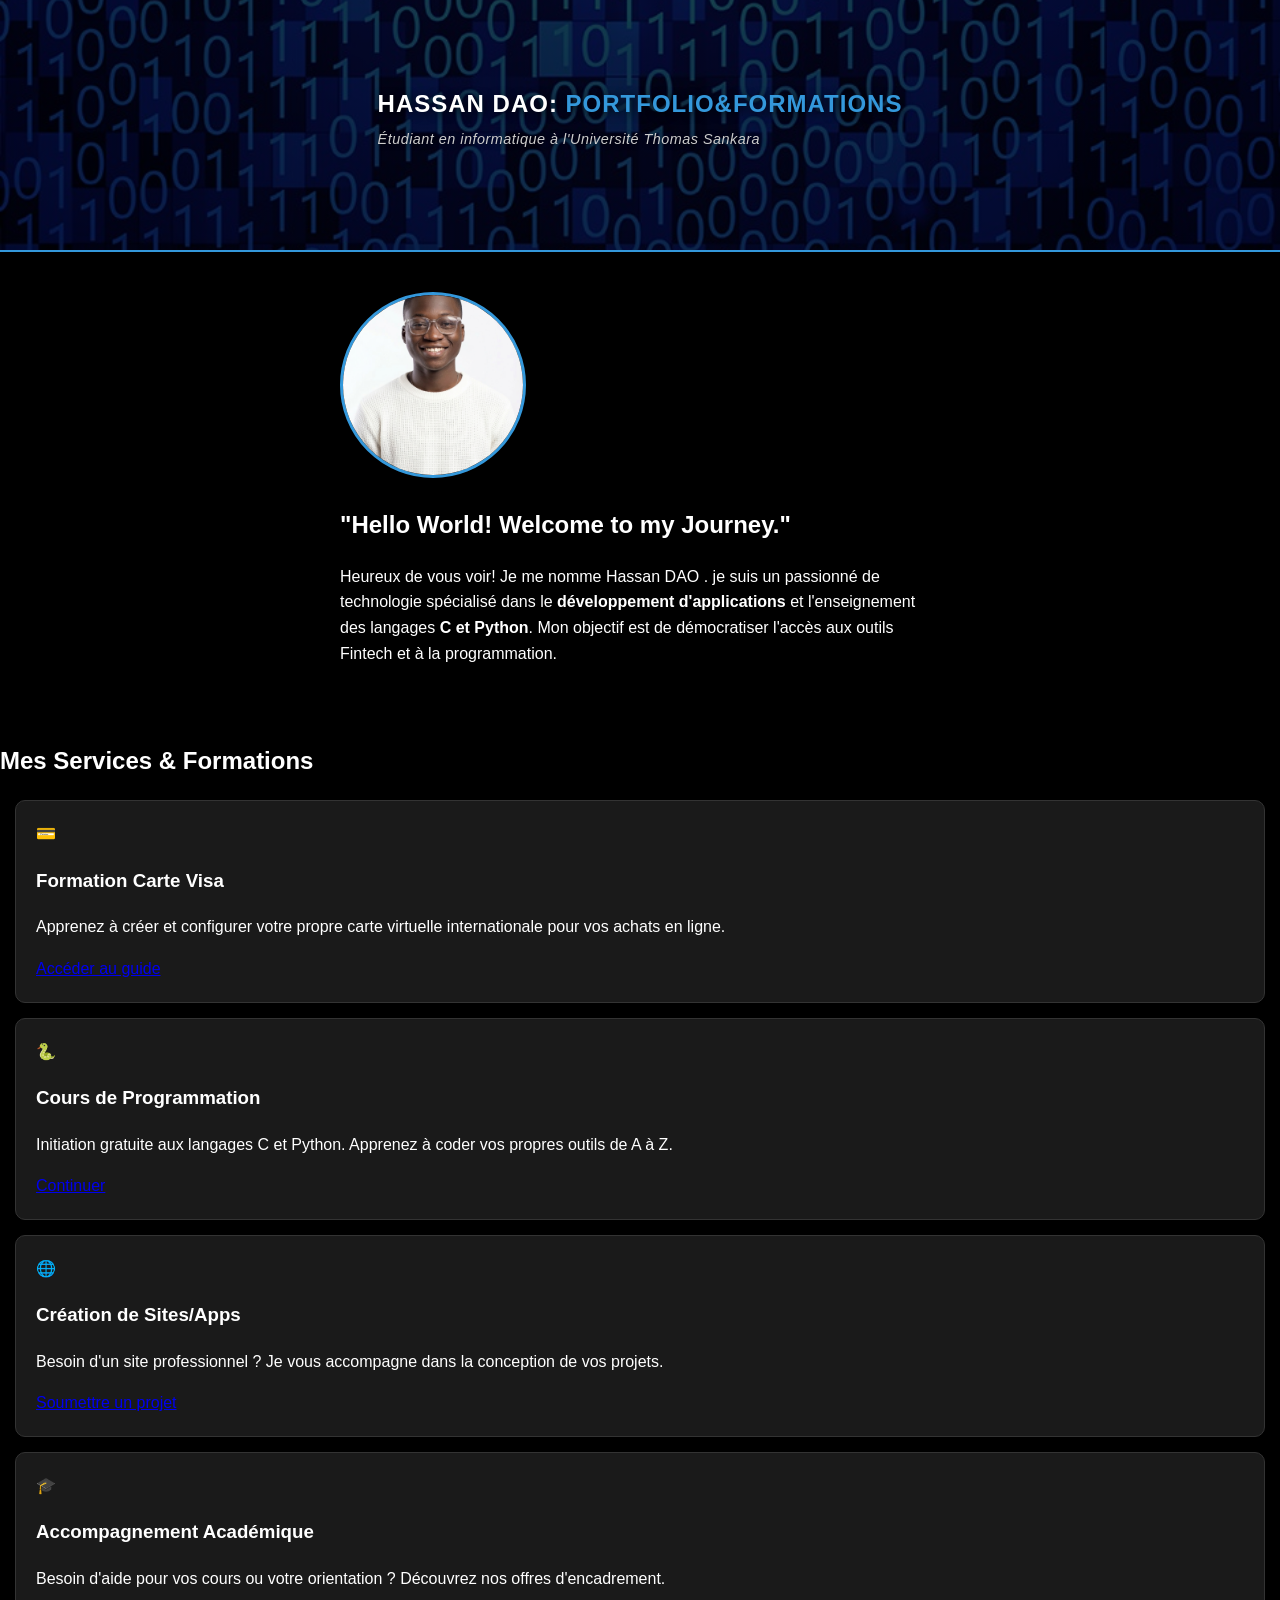
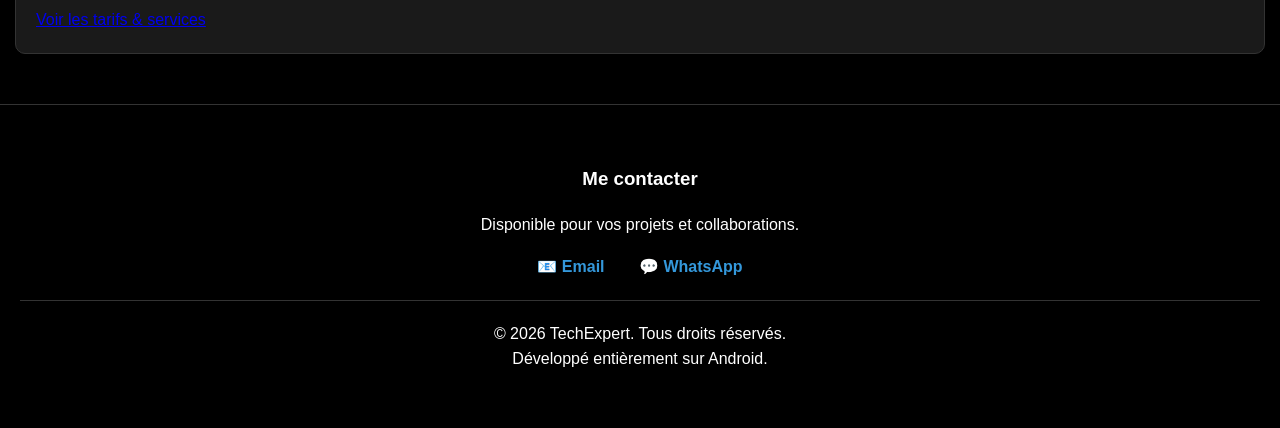
<file: index.html>
<!DOCTYPE html>
<html lang="fr">
<head>
    <meta name="google-site-verification" content="39yCMxTrLnyVeOtE-nFpCDTh8u7bzFCgMTfmDTuhnIQ" />
    <title>Expert Informatique & Encadrement Scolaire | Ouagadougou - UTS</title>

    <meta name="description" content="Services d'encadrement scolaire (6ème à Tle) et universitaire (L1 MPCI) à Ouagadougou, UTS et SIAO. Création d'applications et cours de programmation.">

    <meta name="keywords" content="Ouagadougou, UTS, SIAO, Encadrement, L1 MPCI, Mathématiques, Python, Burkina Faso">
    
    <meta charset="UTF-8">
    <meta name="viewport" content="width=device-width, initial-scale=1.0">
    <title>Hassan DAO | Portfolio & Formations</title>
    <link rel="stylesheet" href="css/style.css">
</head>
<body>

    <header>
        <nav>
            <div class="logo"> HASSAN DAO: <span> Portfolio&Formations</span></div>
              <p class="university-tag">Étudiant en informatique à l'Université Thomas Sankara</p>
        </nav>
    </header>
    <main>
        <section class="about-section">
            <div class="container">
                <img src="photo.jpg" alt="Ma Photo de Profil" class="profile-pic">
                
                <div class="bio-text">
                    <h2>"Hello World! Welcome to my Journey."</h2>
                    <p>
                        Heureux de vous voir! Je me nomme Hassan DAO . je suis un passionné de technologie spécialisé dans le 
                        <strong>développement d'applications</strong> et l'enseignement des langages 
                        <strong>C et Python</strong>. Mon objectif est de démocratiser l'accès aux outils 
                        Fintech et à la programmation.
                    </p>
                </div>
            </div>
        </section>

        <section id="services" class="container">
            <h2 class="section-title">Mes Services & Formations</h2>
            
            <div class="services-grid">
                <article class="card">
                    <div class="card-icon">💳</div>
                    <h3>Formation Carte Visa</h3>
                    <p>Apprenez à créer et configurer votre propre carte virtuelle internationale pour vos achats en ligne.</p>
                    <a href="cours/visa-virtuelle.html" class="btn">Accéder au guide</a>
                </article>

                <article class="card">
                    <div class="card-icon">🐍</div>
                    <h3>Cours de Programmation</h3>
                    <p>Initiation gratuite aux langages C et Python. Apprenez à coder vos propres outils de A à Z.</p>
                    <a href="cours/programmation.html" class="btn">Continuer</a>
                </article>

                <article class="card">
                  <div class="card-icon">🌐</div>
                  <h3>Création de Sites/Apps</h3>
                  <p>Besoin d'un site professionnel ? Je vous accompagne dans la conception de vos projets.</p>
                   <a href="cours/demande-app.html" class="btn">Soumettre un projet</a>
                 </article>
         <article class="card">
            <div class="card-icon">🎓</div>
            <h3>Accompagnement Académique</h3>
            <p>Besoin d'aide pour vos cours ou votre orientation ? Découvrez nos offres d'encadrement.</p>
            <a href="cours/services-payants.html" class="btn">Voir les tarifs & services</a>
</article>

            </div>
        </section>
    </main>

    <footer>
        <div class="container">
            <h3>Me contacter</h3>
            <p>Disponible pour vos projets et collaborations.</p>
            
            <div class="contact-links">
                <a href="mailto:daohassan98@gmail.com" class="contact-item">📧 Email</a>
                <a href="https://wa.me/22579565227" class="contact-item">💬 WhatsApp</a>
            </div>

            <hr style="border: 0; border-top: 1px solid #333; margin: 20px 0;">
            
            <p class="copyright">
                &copy; 2026 TechExpert. Tous droits réservés. 
                <br>Développé entièrement sur Android.
            </p>
        </div>
    </footer>

    <script src="js/script.js"></script>
</body>
</html>
</file>
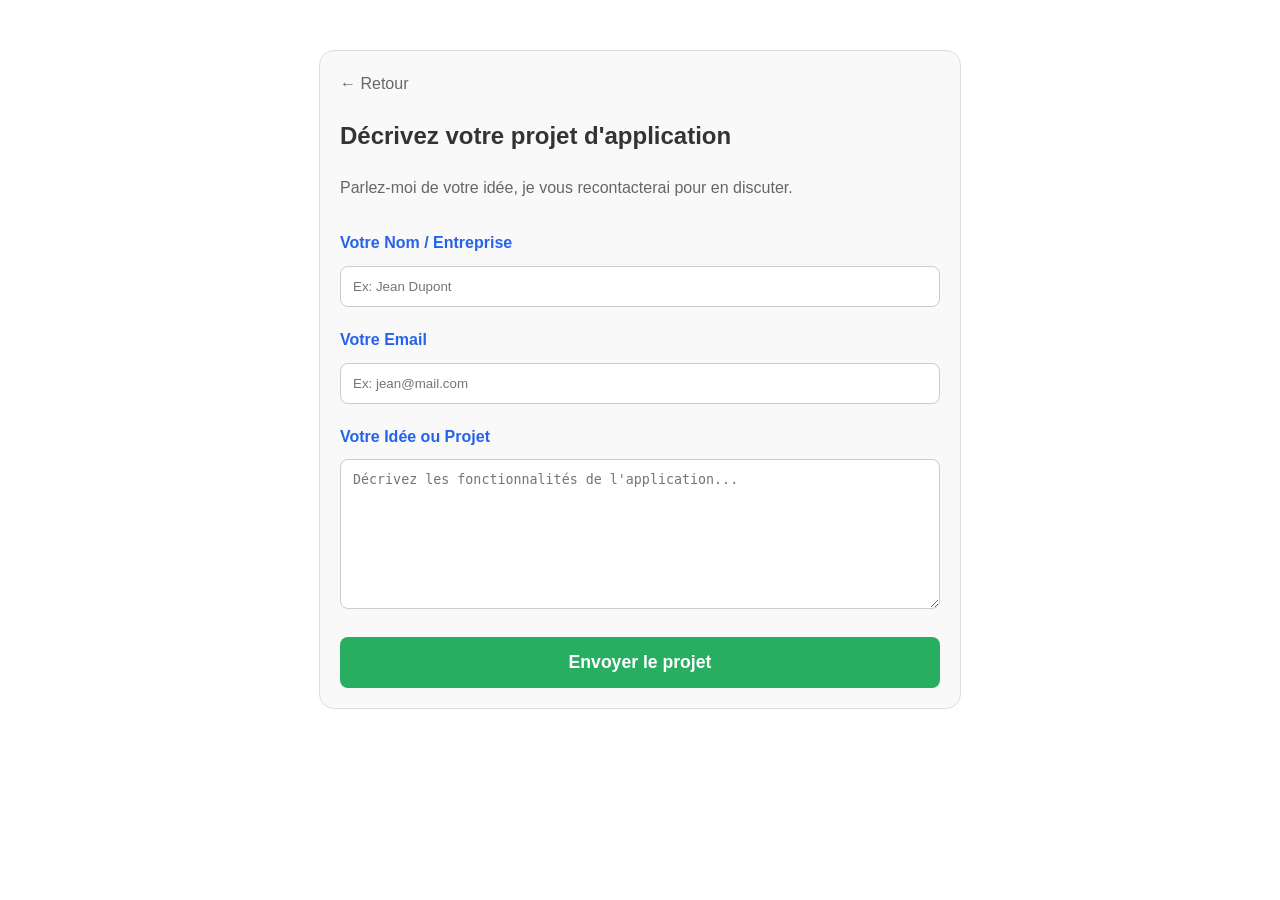
<file: cours/demande-app.html>
<!DOCTYPE html>
<html lang="fr">
<head>
    <meta charset="UTF-8">
    <meta name="viewport" content="width=device-width, initial-scale=1.0">
    <title>Proposer un Projet | TechExpert</title>
    <link rel="stylesheet" href="../css/style.css">
    <style>
        /* On garde la même structure mais on inverse les couleurs */
        body { 
            background-color: #ffffff !important; 
            color: #333 !important; 
        }
        
        .form-container {
            max-width: 600px;
            margin: 50px auto;
            padding: 20px;
            background: #f9f9f9; /* Fond légèrement grisé pour détacher du blanc */
            border-radius: 15px;
            border: 1px solid #ddd; /* Bordure claire */
        }
        
        label { 
            display: block; 
            margin-bottom: 10px; 
            color: #2563eb; /* Bleu pro pour les titres de champs */
            font-weight: bold;
        }
        
        input, textarea {
            width: 100%;
            padding: 12px;
            margin-bottom: 20px;
            background: #ffffff;
            border: 1px solid #ccc;
            color: #333;
            border-radius: 8px;
            box-sizing: border-box;
        }
        
        textarea { height: 150px; resize: vertical; }
        
        .btn-envoyer {
            width: 100%;
            background-color: #27ae60; /* Ton bouton vert */
            color: white;
            padding: 15px;
            border: none;
            border-radius: 8px;
            font-size: 1.1rem;
            font-weight: bold;
            cursor: pointer;
        }
        
        .btn-envoyer:hover { 
            background-color: #2ecc71; 
        }
    </style>
</head>
<body>

    <div class="form-container">
        <a href="../index.html" style="color: #666; text-decoration: none;">← Retour</a>
        
        <h2 style="margin-top: 20px;">Décrivez votre projet d'application</h2>
        <p style="color: #666; margin-bottom: 30px;">Parlez-moi de votre idée, je vous recontacterai pour en discuter.</p>

        <form action="https://formspree.io/f/mgonyonz" method="POST">
            <label>Votre Nom / Entreprise</label>
            <input type="text" name="nom" placeholder="Ex: Jean Dupont" required>

            <label>Votre Email</label>
            <input type="email" name="_replyto" placeholder="Ex: jean@mail.com" required>

            <label>Votre Idée ou Projet</label>
            <textarea name="message" placeholder="Décrivez les fonctionnalités de l'application..." required></textarea>

            <button type="submit" class="btn-envoyer">Envoyer le projet</button>
        </form>
    </div>

</body>
</html>
</file>
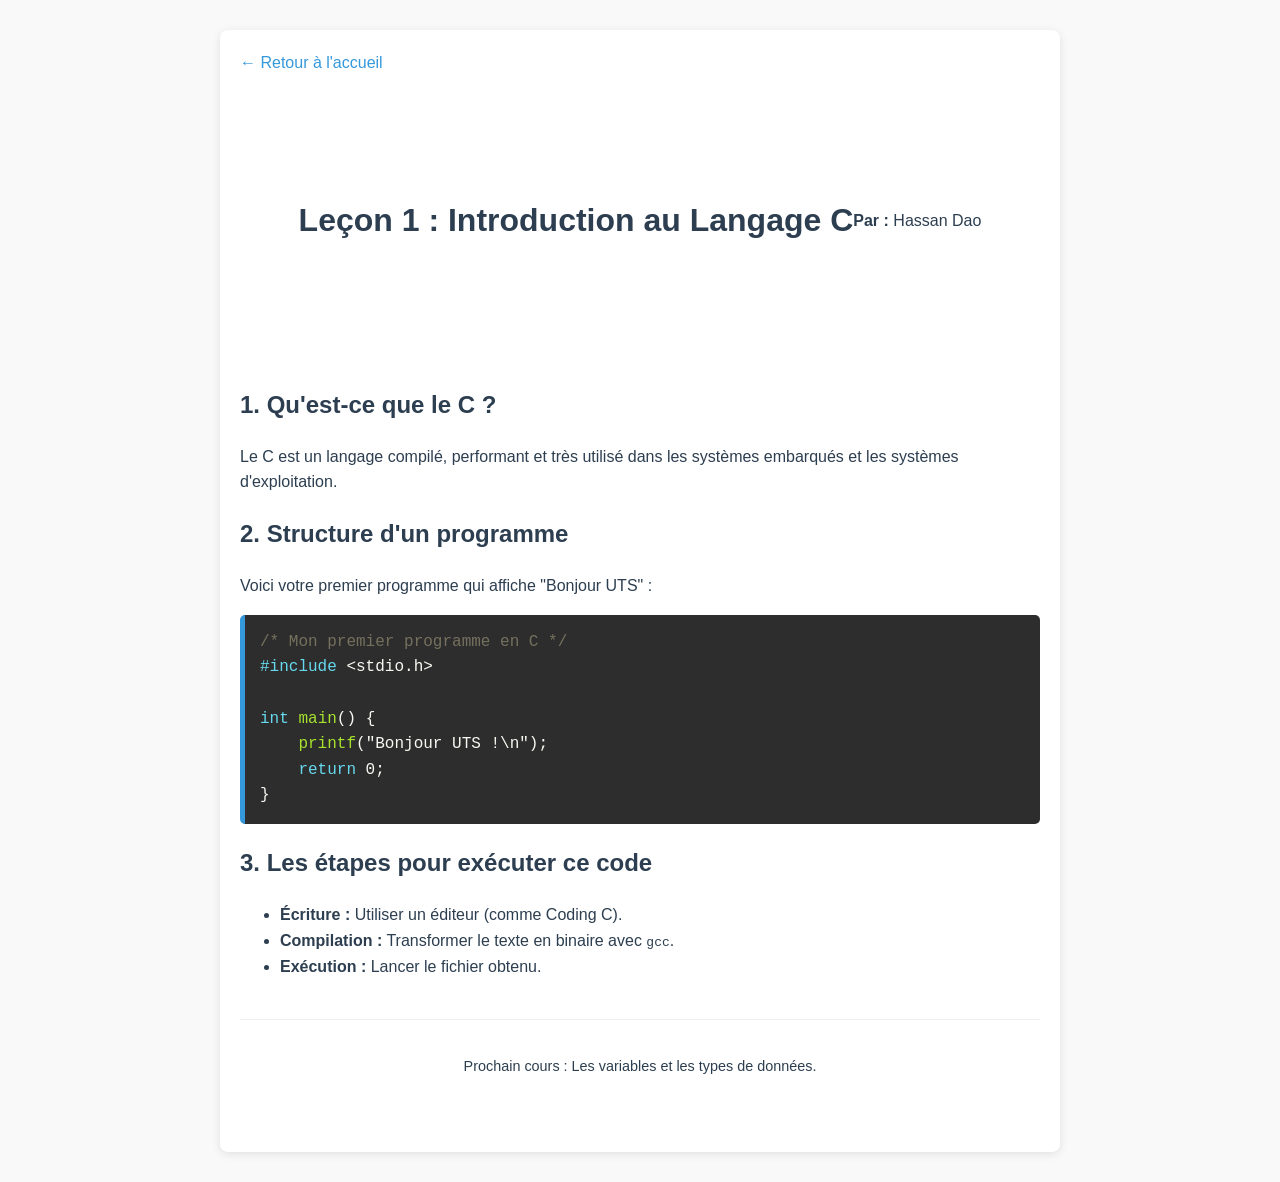
<file: cours/langage-c.html>
<!DOCTYPE html>
<html lang="fr">
<head>
    <meta charset="UTF-8">
    <meta name="viewport" content="width=device-width, initial-scale=1.0">
    <title>Cours de Langage C | UTS</title>
    <link rel="stylesheet" href="../css/style.css">
    <style>
        /* Style spécifique pour le cours de C */
        body { background-color: #f9f9f9 !important; color: #2c3e50 !important; }
        
        .course-container {
            max-width: 800px;
            margin: 30px auto;
            padding: 20px;
            background: white;
            border-radius: 8px;
            box-shadow: 0 2px 10px rgba(0,0,0,0.1);
        }

        /* Style pour les blocs de code */
        pre {
            background: #2d2d2d;
            color: #f8f8f2;
            padding: 15px;
            border-radius: 5px;
            overflow-x: auto; /* Pour mobile si le code est long */
            font-family: 'Courier New', Courier, monospace;
            border-left: 5px solid #3498db;
        }

        .keyword { color: #66d9ef; } /* Bleu pour les types */
        .function { color: #a6e22e; } /* Vert pour les fonctions */
        .comment { color: #75715e; } /* Gris pour les commentaires */
    </style>
</head>
<body>

    <div class="course-container">
        <a href="../index.html" style="color: #3498db; text-decoration: none;">← Retour à l'accueil</a>
        
        <header style="background: none; color: #2c3e50; border: none; text-align: left; padding: 20px 0;">
            <h1>Leçon 1 : Introduction au Langage C</h1>
            <p><strong>Par :</strong> Hassan Dao</p>
        </header>

        <section>
            <h2>1. Qu'est-ce que le C ?</h2>
            <p>Le C est un langage compilé, performant et très utilisé dans les systèmes embarqués et les systèmes d'exploitation.</p>

            <h2>2. Structure d'un programme</h2>
            <p>Voici votre premier programme qui affiche "Bonjour UTS" :</p>

            <pre>
<span class="comment">/* Mon premier programme en C */</span>
<span class="keyword">#include</span> &lt;stdio.h&gt;

<span class="keyword">int</span> <span class="function">main</span>() {
    <span class="function">printf</span>(<span class="string">"Bonjour UTS !\n"</span>);
    <span class="keyword">return</span> 0;
}</pre>

            <h2>3. Les étapes pour exécuter ce code</h2>
            <ul>
                <li><strong>Écriture :</strong> Utiliser un éditeur (comme Coding C).</li>
                <li><strong>Compilation :</strong> Transformer le texte en binaire avec <code>gcc</code>.</li>
                <li><strong>Exécution :</strong> Lancer le fichier obtenu.</li>
            </ul>
        </section>

        <footer style="margin-top: 40px; font-size: 0.9rem; border-top: 1px solid #eee; padding-top: 20px;">
            <p>Prochain cours : Les variables et les types de données.</p>
        </footer>
    </div>

</body>
</html>
</file>
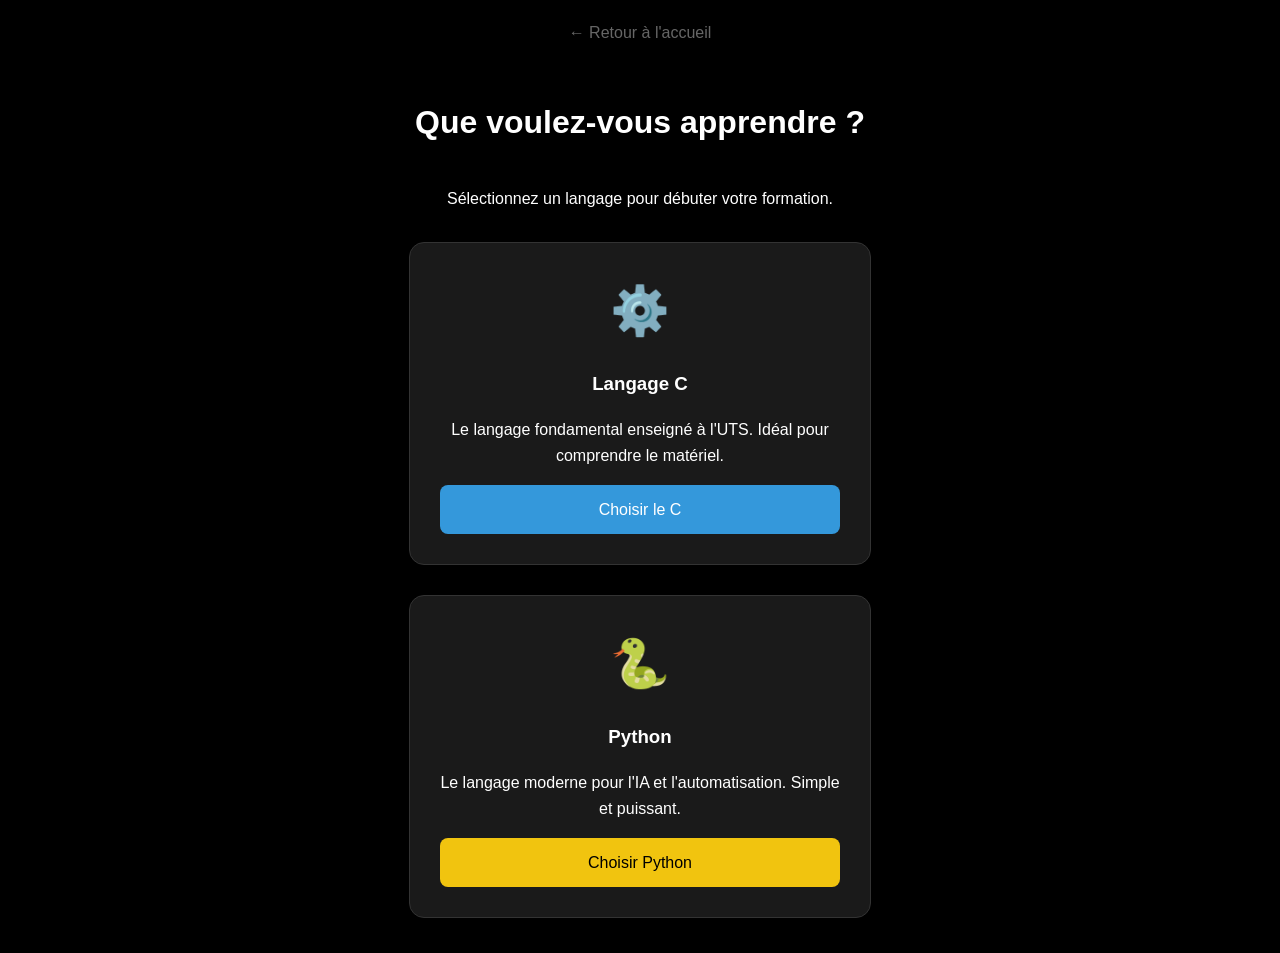
<file: cours/programmation.html>
<!DOCTYPE html>
<html lang="fr">
<head>
    <meta charset="UTF-8">
    <meta name="viewport" content="width=device-width, initial-scale=1.0">
    <title>Choisir un cours | TechExpert</title>
    <link rel="stylesheet" href="../css/style.css">
    <style>
        body { background-color: #000 !important; color: white !important; }
        .selection-container {
            display: flex;
            flex-direction: column;
            align-items: center;
            justify-content: center;
            min-height: 80vh;
            padding: 20px;
        }
        .choice-card {
            background: #1a1a1a;
            border: 1px solid #333;
            border-radius: 15px;
            padding: 30px;
            margin: 15px;
            width: 100%;
            max-width: 400px;
            text-align: center;
            transition: 0.3s;
        }
        .choice-card:hover { border-color: #3498db; }
        .icon { font-size: 3rem; margin-bottom: 10px; }
        .btn-choice {
            display: block;
            background: #3498db;
            color: white;
            text-decoration: none;
            padding: 12px;
            border-radius: 8px;
            margin-top: 15px;
        }
    </style>
</head>
<body>

    <div class="selection-container">
        <a href="../index.html" style="color: #666; text-decoration: none; margin-bottom: 30px;">← Retour à l'accueil</a>
        
        <h1>Que voulez-vous apprendre ?</h1>
        <p>Sélectionnez un langage pour débuter votre formation.</p>

        <div class="choice-card">
            <div class="icon">⚙️</div>
            <h3>Langage C</h3>
            <p>Le langage fondamental enseigné à l'UTS. Idéal pour comprendre le matériel.</p>
            <a href="langage-c.html" class="btn-choice">Choisir le C</a>
        </div>

        <div class="choice-card">
            <div class="icon">🐍</div>
            <h3>Python</h3>
            <p>Le langage moderne pour l'IA et l'automatisation. Simple et puissant.</p>
            <a href="python.html" class="btn-choice" style="background: #f1c40f; color: #000;">Choisir Python</a>
        </div>
    </div>

</body>
</html>
</file>
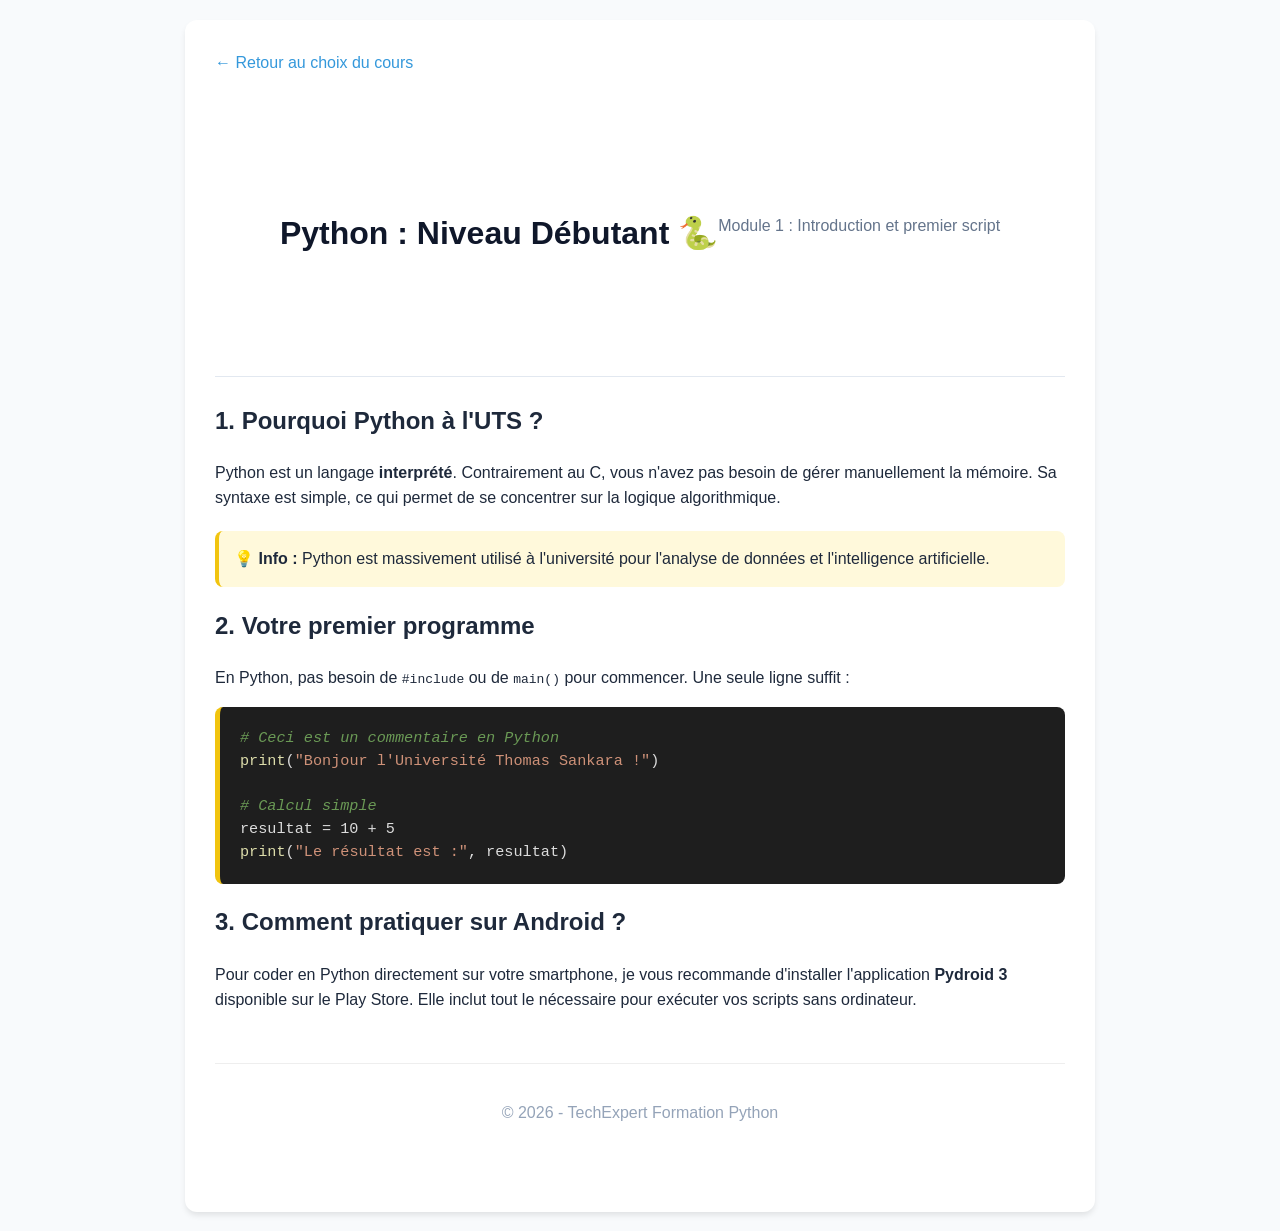
<file: cours/python.html>
<!DOCTYPE html>
<html lang="fr">
<head>
    <meta charset="UTF-8">
    <meta name="viewport" content="width=device-width, initial-scale=1.0">
    <title>Cours Python | UTS</title>
    <link rel="stylesheet" href="../css/style.css">
    <style>
        /* Style "Light Mode" académique */
        body { 
            background-color: #f8fafc !important; 
            color: #1e293b !important; 
            font-family: 'Segoe UI', sans-serif;
        }
        
        .course-container {
            max-width: 850px;
            margin: 20px auto;
            padding: 30px;
            background: #ffffff;
            border-radius: 12px;
            box-shadow: 0 4px 6px -1px rgba(0, 0, 0, 0.1);
        }

        /* Style des blocs de code Python */
        pre {
            background: #1e1e1e;
            color: #dcdcdc;
            padding: 20px;
            border-radius: 8px;
            overflow-x: auto;
            font-family: 'Consolas', 'Monaco', monospace;
            border-left: 5px solid #f1c40f; /* Jaune Python */
            font-size: 0.95rem;
            line-height: 1.5;
        }

        .py-keyword { color: #569cd6; font-weight: bold; } /* Mots-clés */
        .py-func { color: #dcdcaa; }    /* Fonctions */
        .py-string { color: #ce9178; }  /* Texte/Chaînes */
        .py-comment { color: #6a9955; font-style: italic; } /* Commentaires */

        .btn-back {
            display: inline-block;
            margin-bottom: 25px;
            color: #3498db;
            text-decoration: none;
            font-weight: 500;
        }

        .highlight-box {
            background: #fff9db;
            padding: 15px;
            border-radius: 8px;
            border-left: 4px solid #f1c40f;
            margin: 20px 0;
        }
    </style>
</head>
<body>

    <div class="course-container">
        <a href="programmation.html" class="btn-back">← Retour au choix du cours</a>

        <header style="background: none; border: none; padding: 0; text-align: left;">
            <h1 style="color: #0f172a; margin-bottom: 5px;">Python : Niveau Débutant 🐍</h1>
            <p style="color: #64748b;">Module 1 : Introduction et premier script</p>
        </header>

        <hr style="border: 0; border-top: 1px solid #e2e8f0; margin: 25px 0;">

        <section>
            <h2>1. Pourquoi Python à l'UTS ?</h2>
            <p>Python est un langage <strong>interprété</strong>. Contrairement au C, vous n'avez pas besoin de gérer manuellement la mémoire. Sa syntaxe est simple, ce qui permet de se concentrer sur la logique algorithmique.</p>

            <div class="highlight-box">
                <strong>💡 Info :</strong> Python est massivement utilisé à l'université pour l'analyse de données et l'intelligence artificielle.
            </div>

            <h2>2. Votre premier programme</h2>
            <p>En Python, pas besoin de <code>#include</code> ou de <code>main()</code> pour commencer. Une seule ligne suffit :</p>

            <pre>
<span class="py-comment"># Ceci est un commentaire en Python</span>
<span class="py-func">print</span>(<span class="py-string">"Bonjour l'Université Thomas Sankara !"</span>)

<span class="py-comment"># Calcul simple</span>
resultat = 10 + 5
<span class="py-func">print</span>(<span class="py-string">"Le résultat est :"</span>, resultat)</pre>

            <h2>3. Comment pratiquer sur Android ?</h2>
            <p>Pour coder en Python directement sur votre smartphone, je vous recommande d'installer l'application <strong>Pydroid 3</strong> disponible sur le Play Store. Elle inclut tout le nécessaire pour exécuter vos scripts sans ordinateur.</p>
        </section>

        <footer style="margin-top: 50px; padding-top: 20px; border-top: 1px solid #eee; text-align: center; color: #94a3b8;">
            <p>&copy; 2026 - TechExpert Formation Python</p>
        </footer>
    </div>

</body>
</html>
</file>
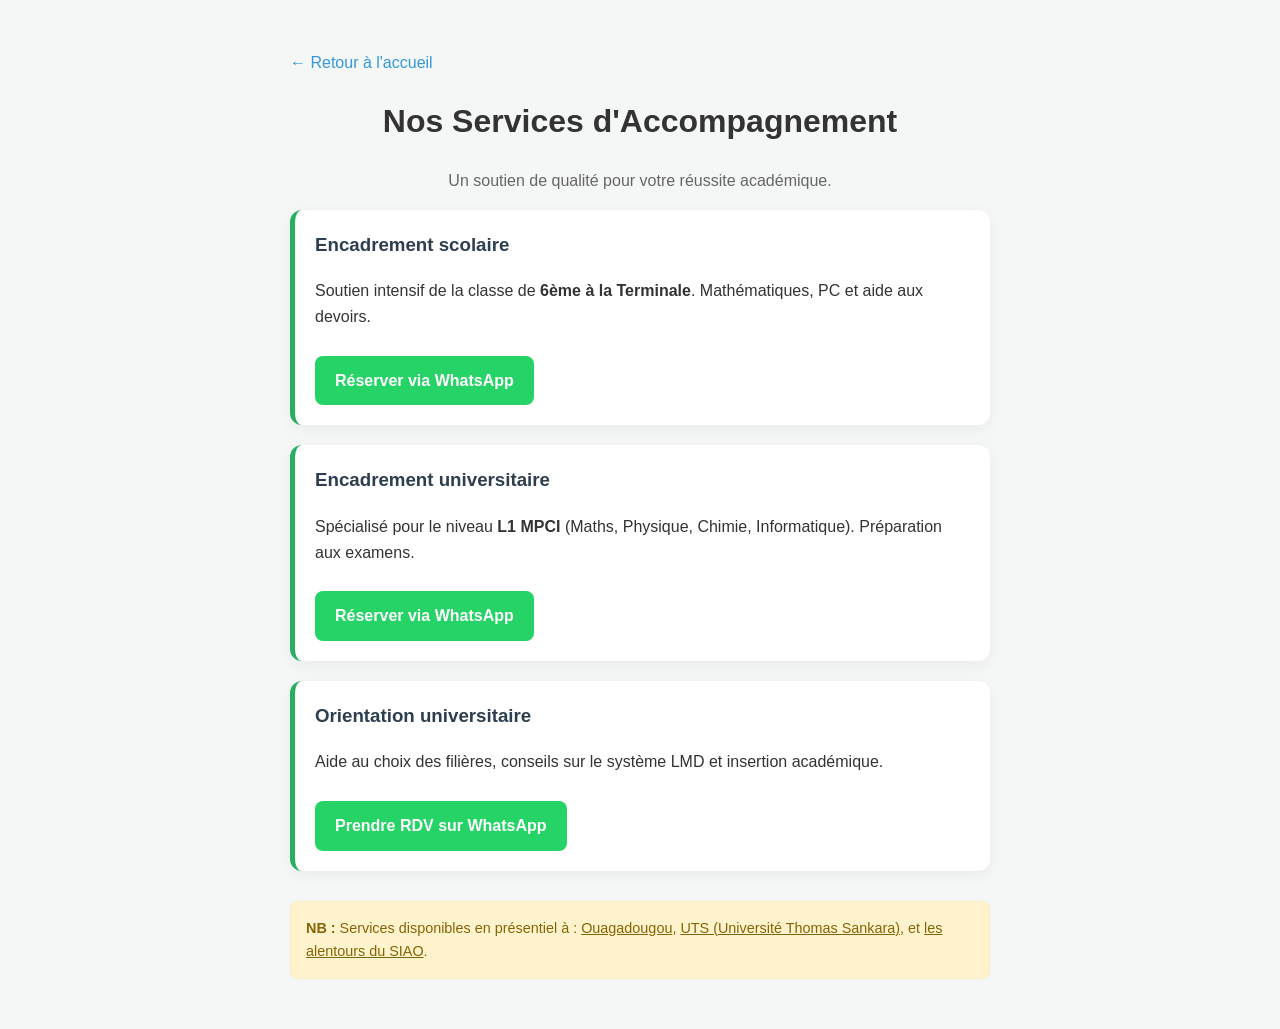
<file: cours/services-payants.html>
<!DOCTYPE html>
<html lang="fr">
<head>
    <meta charset="UTF-8">
    <meta name="viewport" content="width=device-width, initial-scale=1.0">
    <title>Nos Services | TechExpert</title>
    <link rel="stylesheet" href="../css/style.css">
    <style>
        body { background-color: #f4f7f6 !important; color: #333 !important; }
        
        .services-container {
            max-width: 700px;
            margin: 30px auto;
            padding: 20px;
        }

        .service-card {
            background: white;
            border-radius: 12px;
            padding: 20px;
            margin-bottom: 20px;
            box-shadow: 0 4px 15px rgba(0,0,0,0.05);
            border-left: 5px solid #27ae60; /* Vert pour le côté payant/validé */
        }

        .service-card h3 { color: #2c3e50; margin-top: 0; }
        .price-tag { color: #27ae60; font-weight: bold; font-size: 1.1rem; }

        .btn-whatsapp {
            display: inline-block;
            background-color: #25d366;
            color: white;
            padding: 12px 20px;
            text-decoration: none;
            border-radius: 8px;
            font-weight: bold;
            margin-top: 10px;
            text-align: center;
        }

        .nb-box {
            background-color: #fff3cd;
            color: #856404;
            padding: 15px;
            border-radius: 8px;
            border: 1px solid #ffeeba;
            margin-top: 30px;
            font-size: 0.9rem;
        }
    </style>
</head>
<body>

    <div class="services-container">
        <a href="../index.html" style="text-decoration: none; color: #3498db;">← Retour à l'accueil</a>
        
        <h1 style="text-align: center; margin-top: 20px;">Nos Services d'Accompagnement</h1>
        <p style="text-align: center; color: #666;">Un soutien de qualité pour votre réussite académique.</p>

        <div class="service-card">
            <h3>Encadrement scolaire</h3>
            <p>Soutien intensif de la classe de <strong>6ème à la Terminale</strong>. Mathématiques, PC et aide aux devoirs.</p>
            <a href="https://wa.me/226XXXXXXXX?text=Bonjour,%20je%20suis%20intéressé%20par%20l'encadrement%20scolaire." class="btn-whatsapp">Réserver via WhatsApp</a>
        </div>

        <div class="service-card">
            <h3>Encadrement universitaire</h3>
            <p>Spécialisé pour le niveau <strong>L1 MPCI</strong> (Maths, Physique, Chimie, Informatique). Préparation aux examens.</p>
            <a href="https://wa.me/226XXXXXXXX?text=Bonjour,%20je%20suis%20intéressé%20par%20l'encadrement%20universitaire%20L1%20MPCI." class="btn-whatsapp">Réserver via WhatsApp</a>
        </div>

        <div class="service-card">
            <h3>Orientation universitaire</h3>
            <p>Aide au choix des filières, conseils sur le système LMD et insertion académique.</p>
            <a href="https://wa.me/22679565227?text=Bonjour,%20je%20souhaite%20une%20séance%20d'orientation%20universitaire." class="btn-whatsapp">Prendre RDV sur WhatsApp</a>
        </div>

        <div class="nb-box">
            <strong>NB :</strong> Services disponibles en présentiel à : 
            <u>Ouagadougou</u>, <u>UTS (Université Thomas Sankara)</u>, et <u>les alentours du SIAO</u>.
        </div>
    </div>

</body>
</html>
</file>
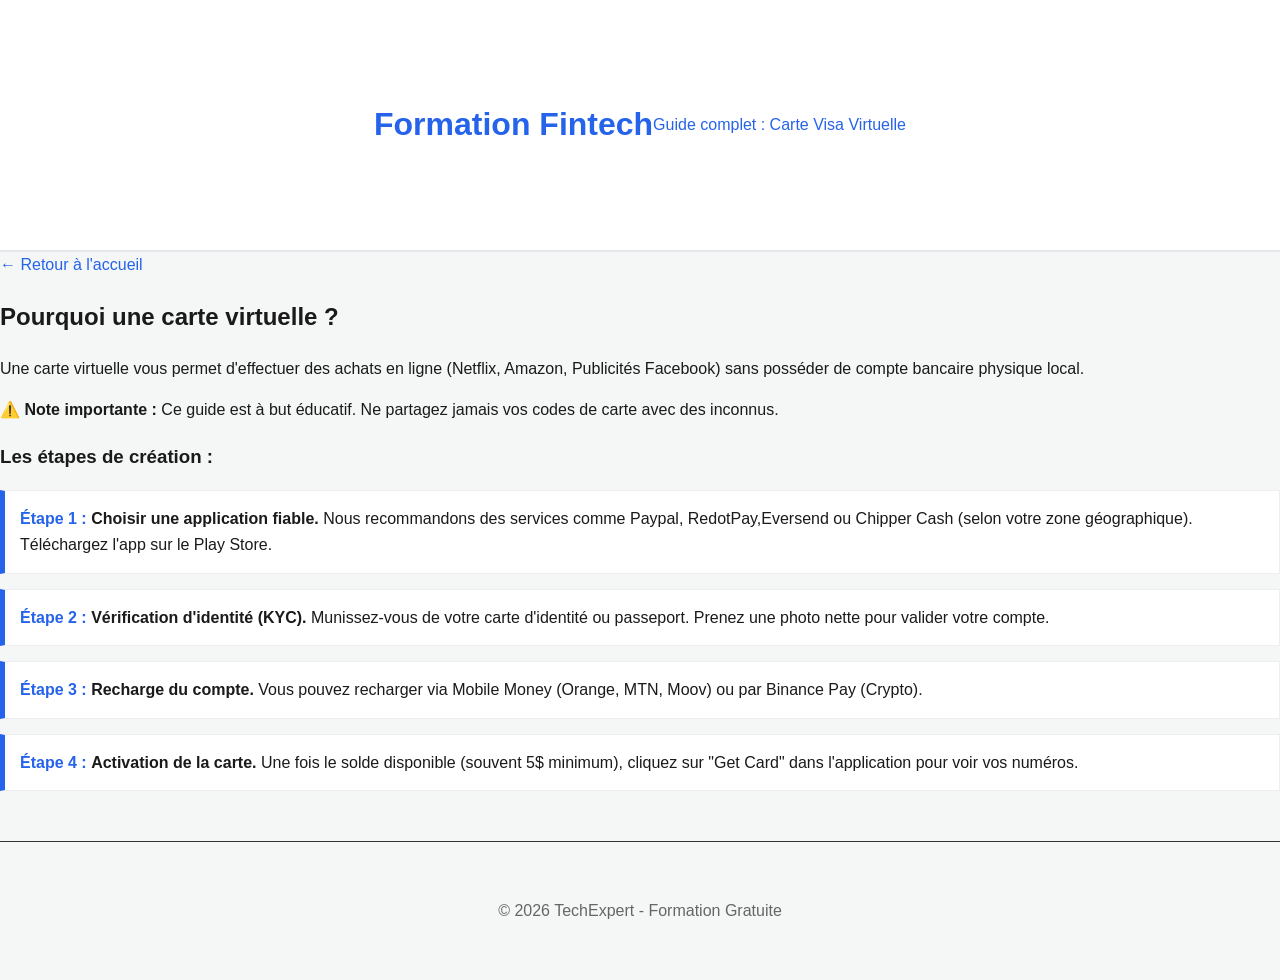
<file: cours/visa-virtuelle.html>
<!DOCTYPE html>
<html lang="fr">
<head>
    <meta charset="UTF-8">
    <meta name="viewport" content="width=device-width, initial-scale=1.0">
    <title>Formation : Créer sa Carte Visa Virtuelle</title>
    <link rel="stylesheet" href="../css/style.css">
    <style>
    /* On force le fond en blanc et le texte en sombre uniquement pour cette page */
    body {
        background-color: #f4f7f6 !important; /* Gris très clair "banque" */
        color: #1a1a1a !important;
    }

    header {
        background: #ffffff;
        color: #2563eb; /* Bleu professionnel */
        border-bottom: 2px solid #e5e7eb;
    }

    .container-guide {
        max-width: 700px;
        margin: 20px auto;
        padding: 20px;
        background: white;
        border-radius: 15px;
        box-shadow: 0 4px 15px rgba(0,0,0,0.05);
    }

    .step {
        background: #ffffff;
        border-left: 4px solid #2563eb;
        padding: 15px;
        margin-bottom: 15px;
        border: 1px solid #eee;
        border-left: 5px solid #2563eb;
    }

    .step-number {
        color: #2563eb;
        font-weight: bold;
    }

    .btn-retour {
        display: inline-block;
        margin-bottom: 20px;
        color: #666;
        text-decoration: none;
        font-size: 0.9rem;
    }
    </style>

</head>
<body>
    <header>
        <h1>Formation Fintech</h1>
        <p>Guide complet : Carte Visa Virtuelle</p>
    </header>

    <section>
        <a href="../index.html" style="text-decoration: none; color: #2563eb;">← Retour à l'accueil</a>
        
        <h2>Pourquoi une carte virtuelle ?</h2>
        <p>Une carte virtuelle vous permet d'effectuer des achats en ligne (Netflix, Amazon, Publicités Facebook) sans posséder de compte bancaire physique local.</p>

        <div class="warning">
            <strong>⚠️ Note importante :</strong> Ce guide est à but éducatif. Ne partagez jamais vos codes de carte avec des inconnus.
        </div>

        <h3>Les étapes de création :</h3>

        <div class="step">
            <span class="step-number">Étape 1 :</span> 
            <strong>Choisir une application fiable.</strong> 
            Nous recommandons des services comme Paypal, RedotPay,Eversend ou Chipper Cash (selon votre zone géographique).  Téléchargez l'app sur le Play Store.
        </div>

        <div class="step">
            <span class="step-number">Étape 2 :</span> 
            <strong>Vérification d'identité (KYC).</strong> 
            Munissez-vous de votre carte d'identité ou passeport. Prenez une photo nette pour valider votre compte.
        </div>

        <div class="step">
            <span class="step-number">Étape 3 :</span> 
            <strong>Recharge du compte.</strong> 
            Vous pouvez recharger via Mobile Money (Orange, MTN, Moov) ou par Binance Pay (Crypto).
        </div>

        <div class="step">
            <span class="step-number">Étape 4 :</span> 
            <strong>Activation de la carte.</strong> 
            Une fois le solde disponible (souvent 5$ minimum), cliquez sur "Get Card" dans l'application pour voir vos numéros.
        </div>

        <footer style="margin-top: 50px; text-align: center; color: #666;">
            <p>&copy; 2026 TechExpert - Formation Gratuite</p>
        </footer>
    </section>

</body>
</html>
</file>
<file: css/style.css>
/* Thème Dark Mode Professionnel */
:root {
    --bg-color: #000000;       /* Noir profond */
    --text-color: #ffffff;     /* Blanc pur */
    --accent-color: #3498db;   /* Bleu pour les liens et boutons */
    --card-bg: #1a1a1a;        /* Gris très foncé pour les cartes */
}

body {
    background-color: var(--bg-color);
    color: var(--text-color);
    font-family: 'Segoe UI', Arial, sans-serif;
    margin: 0;
    line-height: 1.6;
}
    header {
    height: 250px; /* Hauteur de l'en-tête */
    display: flex;
    align-items: center;
    justify-content: center;
    
    /* Image de fond avec superposition sombre */
    background: linear-gradient(rgba(0, 0, 0, 0.7), rgba(0, 0, 0, 0.7)), 
                url('../header-bg.jpg');
    
    background-size: cover;       /* L'image couvre tout l'espace */
    background-position: center;  /* L'image est centrée */
    border-bottom: 2px solid var(--accent-color);
}

.logo {
    font-size: 1.5rem; /* Taille réduite (avant c'était 2.5rem) */
    font-weight: 800;
    letter-spacing: 1px; /* Réduit aussi l'espace entre les lettres si besoin */
    text-transform: uppercase;
    text-shadow: 2px 2px 10px rgba(0,0,0,0.8);
}
.university-tag {
    font-size: 0.9rem;       /* Taille plus petite que le logo */
    color: #cccccc;          /* Gris clair pour un look élégant */
    margin-top: 5px;         /* Petit espace sous le logo */
    font-style: italic;      /* Italique pour le côté académique */
    letter-spacing: 0.5px;
    text-shadow: 1px 1px 5px rgba(0,0,0,0.5);
}

/* Optionnel : Ajustement pour mobile */
@media (max-width: 600px) {
    .university-tag {
        font-size: 0.8rem;   /* Encore un peu plus petit sur téléphone */
    }
}

.logo span {
    color: var(--accent-color);
}

/* Section Biographie */
.about-section {
    display: flex;
    align-items: center;
    justify-content: center;
    flex-wrap: wrap; /* Pour que ça s'adapte sur mobile */
    padding: 40px 20px;
    gap: 30px;
}

.profile-pic {
    width: 180px;
    height: 180px;
    border-radius: 50%; /* Image ronde */
    object-fit: cover;
    border: 3px solid var(--accent-color);
}

.bio-text {
    max-width: 600px;
}

/* Style des cartes de cours */
.card {
    background: var(--card-bg);
    padding: 20px;
    margin: 15px;
    border-radius: 10px;
    border: 1px solid #333;
}

/* Footer avec liens de contact */
footer {
    padding: 40px 20px;
    text-align: center;
    border-top: 1px solid #333;
    margin-top: 50px;
}

.contact-links a {
    color: var(--accent-color);
    text-decoration: none;
    margin: 0 15px;
    font-weight: bold;
}
</file>
